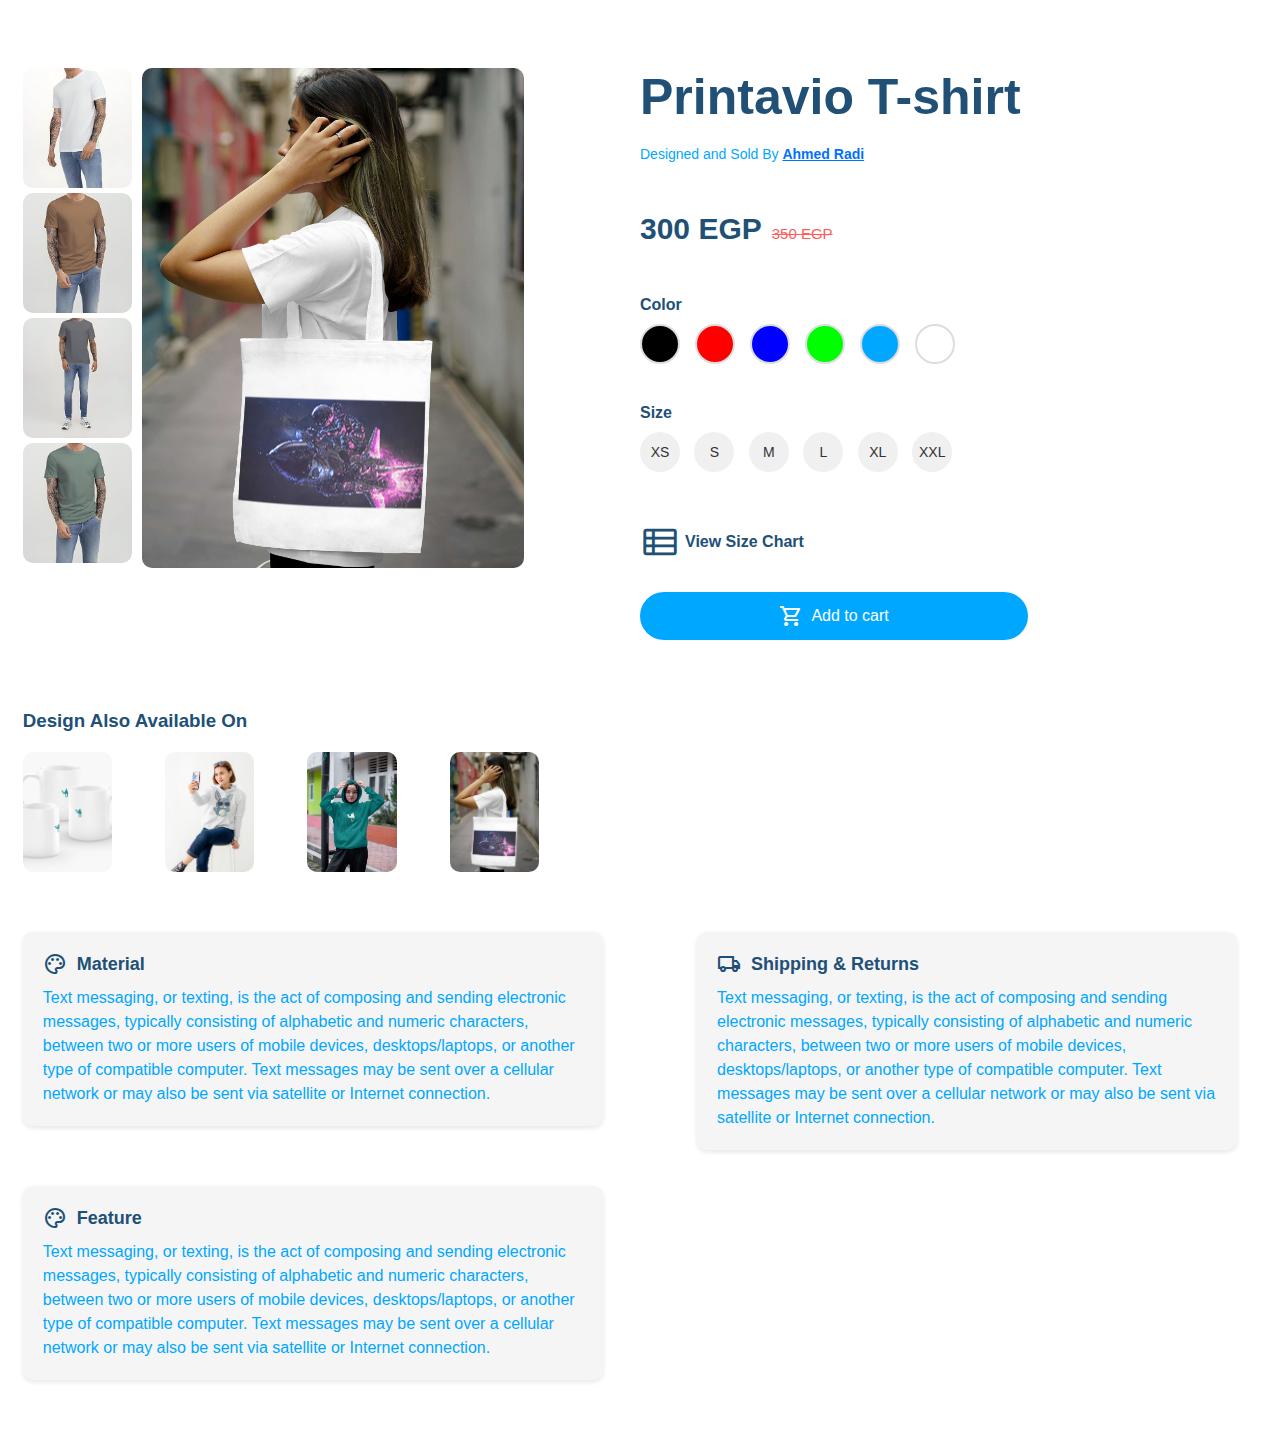
<file: Artist_page/index.html>
<!DOCTYPE html>
<html lang="en">
<head>
    <meta charset="UTF-8">
    <meta name="viewport" content="width=device-width, initial-scale=1.0">
    <title>Printavio | Preview</title>
    <link rel="stylesheet" href="https://fonts.googleapis.com/css2?family=Material+Symbols+Outlined:opsz,wght,FILL,GRAD@24,400,0,0">
    <link rel="stylesheet" href="style.css">
</head>
<body>
    <section>
        <main>
            <!-- Top container with left and right sides -->
            <div class="top-container">
                <div class="left-side">
                    <div class="product-imgs">
                        <div class="small-imgs-group">
                            <!-- Small images -->
                            <div class="small-img"><img src="images/shopping 2.1.jpg" alt=""></div>
                            <div class="small-img"><img src="images/shopping 2.2.jpg" alt=""></div>
                            <div class="small-img"><img src="images/shopping 2.4.jpg" alt=""></div>
                            <div class="small-img"><img src="images/shopping 2.5.jpg" alt=""></div>
                        </div>
                        <div class="main-img">
                            <img src="images/mediamodifier_image__18_590.png" alt="">
                        </div>
                    </div>
                </div>
                <div class="right-side">
                    <div class="details">
                        <div class="product-title">
                            <h2>Printavio T-shirt</h2>
                            <span>Designed and Sold By <a href="#">Ahmed Radi</a></span>
                        </div>
                        <div class="price">
                            <h3>300 EGP</h3>
                            <span>350 EGP</span>
                        </div>
                        <div class="color-container">
                            <h5>Color</h5>
                            <div class="colors">
                                <!-- Color buttons -->
                                <button class="chose-color"></button>
                                <button class="chose-color"></button>
                                <button class="chose-color"></button>
                                <button class="chose-color"></button>
                                <button class="chose-color"></button>
                                <button class="chose-color"></button>
                            </div>
                        </div>
                        <div class="size-container">
                            <h5>Size</h5>
                            <div class="size">
                                <!-- Size buttons -->
                                <button class="chose-size">XS</button>
                                <button class="chose-size">S</button>
                                <button class="chose-size">M</button>
                                <button class="chose-size">L</button>
                                <button class="chose-size">XL</button>
                                <button class="chose-size">XXL</button>
                            </div>
                        </div>
                        <div class="view-size">
                            <span class="material-symbols-outlined">view_list</span>
                            <a href="#">View Size Chart</a>
                        </div>
                        <div class="btn-cart">
                            <button><span class="material-symbols-outlined">shopping_cart</span>Add to cart</button>
                        </div>
                    </div>
                </div>
            </div>
            <!-- Container for other content below the images and details -->
            <div class="additional-content">

                
                    <div class="more-design">
                        <div class="title-designs">
                            <h3>Design Also Available On</h3>
                        </div>
                        <div class="designs">
                            
                            <div class="design-card">
                                <img src="images/mediamodifier_image(86).png" alt="">
                            </div>
                            <div class="design-card">
                                <img src="images/mediamodifier_image (13).png" alt="">
                            </div>
                            <div class="design-card">
                                <img src="images/mediamodifier_image__13_.png" alt="">
                            </div>
                            <div class="design-card">
                                <img src="images/mediamodifier_image__18_590.png" alt="">
                            </div>
                            <!-- <div class="design-card">
                                <img src="images/mediamodifier_image (13).png" alt="">
                            </div>
                            <div class="design-card">
                                <img src="images/mediamodifier_image__13_.png" alt="">
                            </div>
                        </div> -->
                    </div>
                </div>
                
                <div class="info-container">
                    <div class="left">
                        <div class="Materials">
                            <div class="Material-title">
                                <span class="material-symbols-outlined">
                                    palette
                                    </span>
                                <h3>Material</h3>
                            </div>
                            <div class="text">
                                <span>
                                    <p>
                                        Text messaging, or texting, is the act of composing and sending electronic messages, typically consisting of alphabetic and numeric characters, between two or more users of mobile devices, desktops/laptops, or another type of compatible computer. Text messages may be sent over a cellular network or may also be sent via satellite or Internet connection.
                                    </p>
                                </span>
                            </div>
    
                        </div>
                    
                    
                        <div class="Features">
                            <div class="Feature-title">
                                <span class="material-symbols-outlined">
                                    palette
                                    </span>
                                <h3>Feature</h3>
                            </div>
                            <div class="text">
                                <span>
                                    <p>
                                        Text messaging, or texting, is the act of composing and sending electronic messages, typically consisting of alphabetic and numeric characters, between two or more users of mobile devices, desktops/laptops, or another type of compatible computer. Text messages may be sent over a cellular network or may also be sent via satellite or Internet connection.
                                    </p>
                                </span>
                            </div>
    
                        </div>
                    </div>
                    
                
                <div class="right">
                    <div class="shipping-returns">
                        <div class="title">
                            <span class="material-symbols-outlined">
                                local_shipping
                            </span>
                            <h3>Shipping & Returns</h3>
                        </div>
                        <div class="text">
                            <p>
                                Text messaging, or texting, is the act of composing and sending electronic messages, typically consisting of alphabetic and numeric characters, between two or more users of mobile devices, desktops/laptops, or another type of compatible computer. Text messages may be sent over a cellular network or may also be sent via satellite or Internet connection.
                            </p>
                        </div>
                    </div>
                </div>
                </div>
                    
                
                
            
        </main>
    </section>
</body>
</html>
</file>
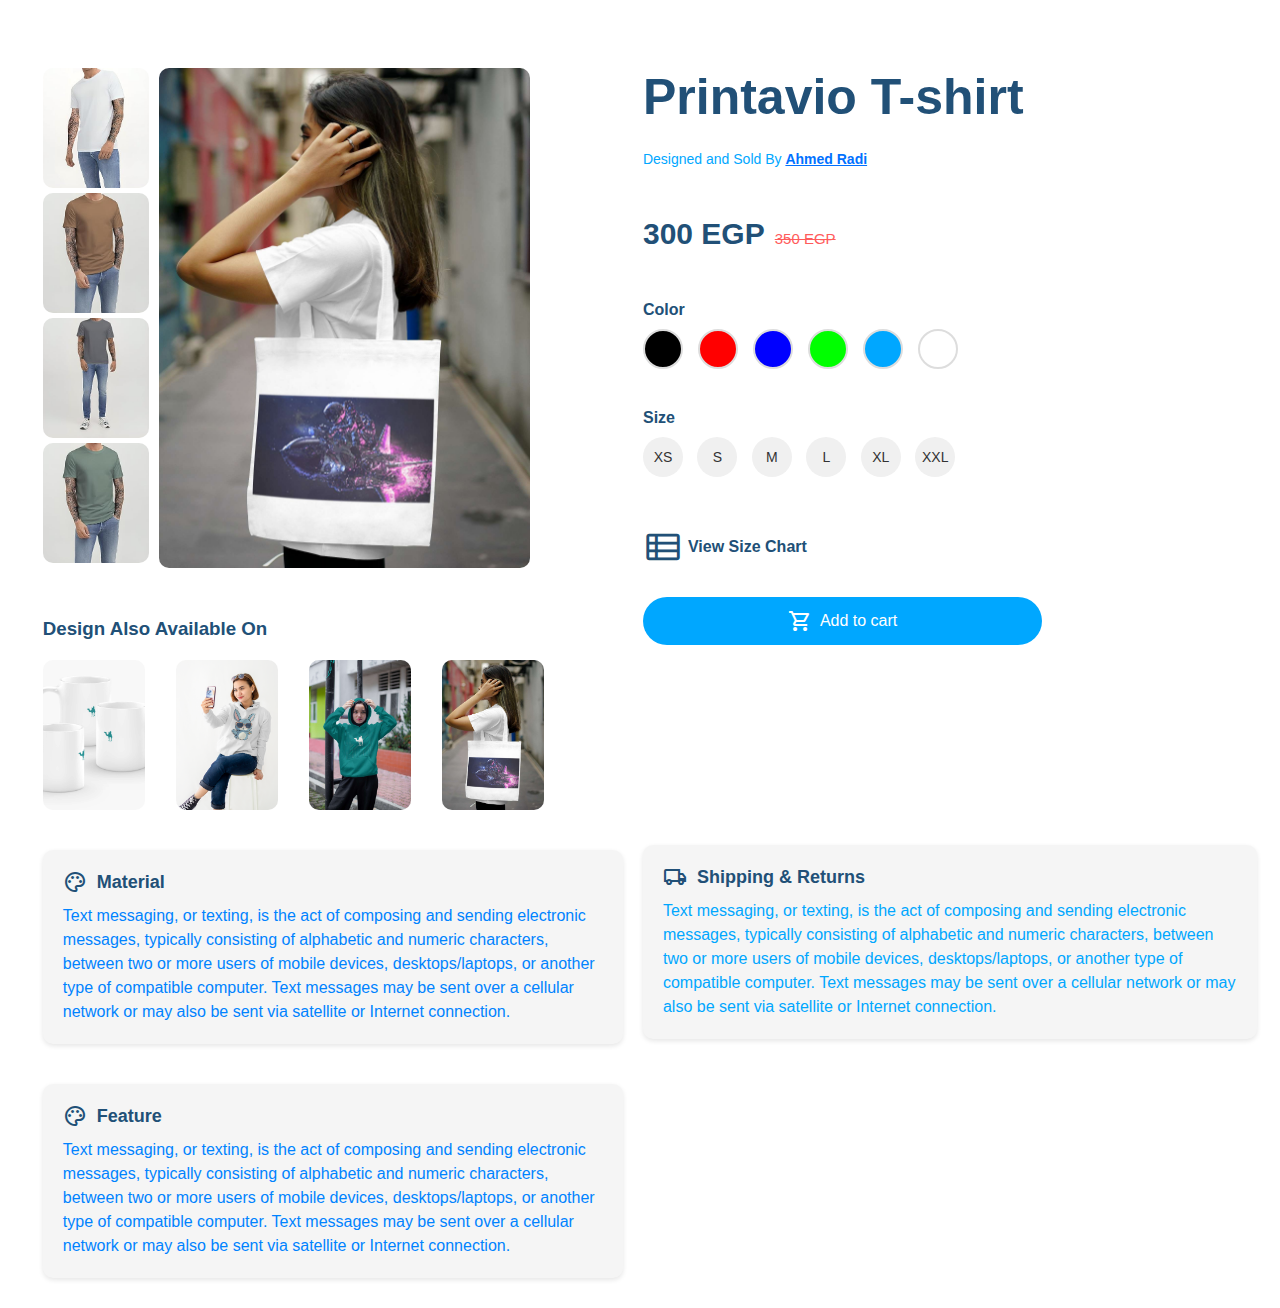
<file: preview page/index.html>
<!DOCTYPE html>
<html lang="en">
<head>
    <meta charset="UTF-8">
    <meta name="viewport" content="width=device-width, initial-scale=1.0">
    <title>Printavio | preview</title>
    <link rel="stylesheet" href="https://fonts.googleapis.com/css2?family=Material+Symbols+Outlined:opsz,wght,FILL,GRAD@24,400,0,0" />
    <link rel="stylesheet" href="style.css">
</head>
<body>
    <section>
        <main>
            <div class="product-details">
                <div class="left-side">
                    <!------------- Start  images  --------------------------->
                    <div class="product-imgs">
                        <div class="small-imgs-group">
                            <div class="small-img">
                                <img src="images/shopping 2.1.jpg" alt="">
                            </div>
                            <div class="small-img">
                                <img src="images/shopping 2.2.jpg" alt="">
                            </div>
                            <div class="small-img">
                                <img src="images/shopping 2.4.jpg" alt="">
                            </div>
                            <div class="small-img">
                                <img src="images/shopping 2.5.jpg" alt="">
                            </div>
                        </div>
                        <div class="main-img">
                            <img src="images/mediamodifier_image__18_590.png" alt="">
                        </div>
                    </div>
                    <!------------- Start  images  --------------------------->
                    <div class="more-design">
                        <div class="title-designs">
                            <h3>Design Also Available On</h3>
                        </div>
                        <div class="designs">
                            <div class="design-card">
                                <img src="images/mediamodifier_image(86).png" alt="">
                            </div>
                            <div class="design-card">
                                <img src="images/mediamodifier_image (13).png" alt="">
                            </div>
                            <div class="design-card">
                                <img src="images/mediamodifier_image__13_.png" alt="">
                            </div>
                            <div class="design-card">
                                <img src="images/mediamodifier_image__18_590.png" alt="">
                            </div>
                        </div>
                    </div>

                    <div class="Materials">
                        <div class="Material-title">
                            <span class="material-symbols-outlined">
                                palette
                                </span>
                            <h3>Material</h3>
                        </div>
                        <div class="text">
                            <span>
                                <p>
                                    Text messaging, or texting, is the act of composing and sending electronic messages, typically consisting of alphabetic and numeric characters, between two or more users of mobile devices, desktops/laptops, or another type of compatible computer. Text messages may be sent over a cellular network or may also be sent via satellite or Internet connection.
                                </p>
                            </span>
                        </div>

                    </div>


                    <div class="Features">
                        <div class="Feature-title">
                            <span class="material-symbols-outlined">
                                palette
                                </span>
                            <h3>Feature</h3>
                        </div>
                        <div class="text">
                            <span>
                                <p>
                                    Text messaging, or texting, is the act of composing and sending electronic messages, typically consisting of alphabetic and numeric characters, between two or more users of mobile devices, desktops/laptops, or another type of compatible computer. Text messages may be sent over a cellular network or may also be sent via satellite or Internet connection.
                                </p>
                            </span>
                        </div>

                    </div>

                </div>

                
                <div class="right-side">
                    <div class="details">
                        <div class="product-title">
                            <span>
                                <h2>
                                    Printavio T-shirt
                                </h2>
                            </span>
                            <span>Designed and Sold By <a href="#">Ahmed Radi</a></span>
                        </div>
                        
                        <div class="price">
                            <h3>300 EGP</h3>
                            <span>350 EGP</span>
                        </div>
                        
                        <div class="color-container">
                            <div class="title">
                                <h5>Color</h5>
                            </div>
                            <div class="colors">
                                <button class="chose-color"></button>
                                <button class="chose-color"></button>
                                <button class="chose-color"></button>
                                <button class="chose-color"></button>
                                <button class="chose-color"></button>
                                <button class="chose-color"></button>
                            </div>
                        </div>
                        
                        
                        <div class="size-container">
                            <div class="title">
                                <h5>Size</h5>
                            </div>
                            <div class="size">
                                <button class="chose-size">XS</button>
                                <button class="chose-size">S</button>
                                <button class="chose-size">M</button>
                                <button class="chose-size">L</button>
                                <button class="chose-size">XL</button>
                                <button class="chose-size">XXL</button>
                            </div>
                        </div>
                        
                        <div class="view-size">
                            <span class="material-symbols-outlined">
                                view_list
                            </span>
                            <a href="#">View Size Chart </a>
                        </div>
                        
                        <div class="btn-cart">
                            <button> 
                                <span class="material-symbols-outlined">
                                    shopping_cart
                                </span> 
                                Add to cart
                            </button>
                        </div>
                    </div>
                        
                    <div class="shipping-returns">
                        <div class="title">
                            <span class="material-symbols-outlined">
                                local_shipping
                            </span>
                            <h3>Shipping & Returns</h3>
                        </div>
                        <div class="text">
                            <p>
                                Text messaging, or texting, is the act of composing and sending electronic messages, typically consisting of alphabetic and numeric characters, between two or more users of mobile devices, desktops/laptops, or another type of compatible computer. Text messages may be sent over a cellular network or may also be sent via satellite or Internet connection.
                            </p>
                        </div>
                    </div>



                </div>


                <!---------------- hidden --------------->

                <div class="Materials-media" hidden>
                    <div class="Material-title">
                        <span class="material-symbols-outlined">
                            palette
                            </span>
                        <h3>Material</h3>
                    </div>
                    <div class="text">
                        <span>
                            <p>
                                Text messaging, or texting, is the act of composing and sending electronic messages, typically consisting of alphabetic and numeric characters, between two or more users of mobile devices, desktops/laptops, or another type of compatible computer. Text messages may be sent over a cellular network or may also be sent via satellite or Internet connection.
                            </p>
                        </span>
                    </div>

                </div>


                <div class="Features-media" hidden>
                    <div class="Feature-title">
                        <span class="material-symbols-outlined">
                            palette
                            </span>
                        <h3>Feature</h3>
                    </div>
                    <div class="text">
                        <span>
                            <p>
                                Text messaging, or texting, is the act of composing and sending electronic messages, typically consisting of alphabetic and numeric characters, between two or more users of mobile devices, desktops/laptops, or another type of compatible computer. Text messages may be sent over a cellular network or may also be sent via satellite or Internet connection.
                            </p>
                        </span>
                    </div>

                </div>

            </div>

            
                <!--------------------- hidden-------------------- -->
            </div>
        </main>
    </section>
</body>
</html>
</file>
<file: Artist_page/style.css>
* {
    margin: 0;
    padding: 0;
    box-sizing: border-box;
    font-family: sans-serif;
  }
  
  :root {
    --color1: #00a7ff;
    --color2: #215077;
    --color3: rgb(163, 206, 255) 0%;
    --color5: rgb(79, 156, 232);
  }
  
  body {
    overflow-x: hidden;
  }
  main {
    margin-top: 68px;
    width: 100%;
  }
  
  section {
    padding: 0px 10px 30px 10px;
    margin: 0 1%;
    display: flex;
    /* flex-direction: column;
    align-items: center;
    justify-content: center; */
  }
  
.top-container {
    display: flex;
    justify-content: space-between;
    width: 100%;
}

.left-side, .right-side {
    flex: 1; /* Each side takes half of the container */
}

.additional-content {
    width: 100%; /* Full width for the lower content */
    margin-top: 20px; /* Space from the top content */
}
.left-side {
    display: flex;
    width: 47%; /* Adjust width as needed */
    flex-direction: column;

}
/*  ----------- Start images style */
.product-imgs {
    display: flex;
    flex-direction: row; /* Changed to row for side-by-side layout */
    width: 100%;
    align-items: start;
    margin-bottom: 30px;
}

.main-img {
    width: 80%; /* Larger area for main image */
    flex-shrink: 0; /* Prevents resizing on flex container changes */
    height: 500px;
}
.main-img, .small-img {
    position: relative;
    overflow: hidden;
}
.main-img img {
    width: 80%;
    height: 100%;
    object-fit: cover; /* Ensures the image covers the div without distorting */
    border-radius: 10px;
}

.small-imgs-group {
    display: flex;
    flex-direction: column; /* Stack small images vertically */
    justify-content: space-around;
    width: 20%; /* Smaller area for small images */
    margin-right: 10px; /* Space between small images and main image */
}

.small-img {
    width: 100%; /* Full width of the container */
    height: 120px; /* Fixed height for all small images */
    margin-bottom: 5px; /* Space between small images */
}

.small-img img {
    width: 100%;
    height: 100%;
    object-fit: cover; 
    border: none;
    border-radius: 10px;
}

/*  ----------- End images style */

/* ------  Start More Design style ---------- */

.more-design {
    width: 50%; /* Full width to match the product-imgs section */
    padding-top: 20px; /* Space between product images and this section */
}

.title-designs {
    text-align: left; /* Align the title to the left */
    margin-bottom: 20px; /* Space between title and cards */
    color: var(--color2);
    
}

.designs {
    display: flex;
    justify-content: flex-start; /* Align design cards to the start */
    gap: 5px; /* Space between each card */
}

.design-card {
    width: calc(25% - 17px); /* Four items per row, adjusting for gap */
    height: 120px; /* Fixed height for uniformity */
    position: relative; /* For positioning images correctly */
    overflow: hidden; /* Hide overflow */
}

.design-card img {
    width: 65%;
    height: 100%;
    object-fit: cover; /* Cover the area without distorting */
    border-radius: 10px; /* Optional: adds rounded corners */
    
}

/* ------  End  More Design style ---------- */


.info-container{
    display: flex;
    justify-content: space-between;
    width: 100%;
}

/* ----------- Start  Material style */

.Materials {
    margin-top: 40px;
    padding: 20px;
    background-color: #f5f5f5; /* Light grey background */
    border-radius: 10px; /* Rounded corners */
    box-shadow: 0 2px 5px rgba(0,0,0,0.1); /* Subtle shadow for depth */
}

.Material-title {
    display: flex;
    align-items: center;
    gap: 10px; /* Space between icon and title */
}
.Material-title span{
    color: var(--color2);
}

.material-symbols-outlined {
    font-size: 24px; /* Larger icon for visibility */
    color: var(--color1); /* Primary color for the icon */
}

.Material-title h3 {
    margin: 0;
    font-size: 18px; /* Appropriate size for the section title */
    color: var(--color2); /* Dark color for contrast */
}

/* ----------- End  Material style */

/* ------------ Start Features style */

.Features {
    margin-top: 40px;
    padding: 20px;
    background-color: #f5f5f5; /* Light grey background */
    border-radius: 10px; /* Rounded corners */
    box-shadow: 0 2px 5px rgba(0,0,0,0.1); /* Subtle shadow for depth */
}

.Feature-title {
    display: flex;
    align-items: center;
    gap: 10px; /* Space between icon and title */
}
.Feature-title span{
    color: var(--color2);
}
.material-symbols-outlined {
    font-size: 24px; /* Larger icon for visibility */
    color: var(--color1); /* Primary color for the icon */
}
/* ------------ Start Features style */

/* ----------------- Start right side style ----------- */


.right-side {
    width: 53%; /* Adjust according to layout */
    padding: 0 20px;
    display: flex;
    flex-direction: column;
}
.product-title{
    margin-bottom: 50px;
}
.product-title h2 {
    font-size: 50px; /* Large, prominent title */
    font-weight: bold;
    color: var(--color2); /* Dark color for the title */
    margin-bottom: 20px; /* Space below the title */
}

.product-title span {
    font-size: 14px;
    color: var(--color1); /* Subtle color for additional text */
    display: block; /* Makes it a block-level element */
    margin-bottom: 25px;
}
.product-title span a{
    color: #0071ff;
    font-size: 14px;
    font-weight: bold;
}

.price {
    display: flex;
    align-items: baseline; /* Align the baseline of the text */
    gap: 10px; /* Space between current and old price */
    margin-top: 15px; /* Space above the price section */
    margin-bottom: 50px;
}

.price h3 {
    font-size: 30px;
    color: var(--color2); /* Eye-catching color for the price */
    font-weight: bold;
}

.price span {
    font-size: 15px;
    color: rgb(255, 92, 92); /* Greyed out color for the old price */
    text-decoration: line-through; /* Strike through for old price */
}

/* --------- Start color  */

.color-container {
    margin-top: 15px;
    margin-bottom: 40px;
}

.color-container h5 {
    font-size: 16px;
    margin-bottom: 10px; /* Space between title and buttons */
    color: var(--color2); /* Consistent color for subheaders */
}

.colors {
    display: flex;
    align-items: center;
}

.chose-color {
    width: 40px; /* Fixed width for circular shape */
    height: 40px; /* Fixed height for circular shape */
    padding: 0; /* No padding needed */
    margin-right: 15px; /* Space between buttons */
    background-color: #f0f0f0; /* Default neutral background, will be overridden */
    border: 2px solid #ddd; /* Slight border for button */
    border-radius: 50%; /* Makes the button circular */
    cursor: pointer; /* Cursor indicates button */
    transition: transform 0.3s; /* Smooth transition for hover effect */
}

/* Example background colors for the buttons */
.chose-color:nth-child(1) { background-color: #000000; } /* Black */
.chose-color:nth-child(2) { background-color: #FF0000; } /* Red */
.chose-color:nth-child(3) { background-color: #0000FF; } /* Blue */
.chose-color:nth-child(4) { background-color: #00FF00; } /* Green */
.chose-color:nth-child(5) { background-color: #00a7ff; } /* Yellow */
.chose-color:nth-child(6) { background-color: #FFFFFF; } /* White */

.chose-color:hover {
    transform: scale(1.1); /* Enlarges button on hover */
    border-color: var(--color1); /* Highlight color on hover */
}



/* --------- End color  */

/* --------- Start Size --------- */
.size-container {
    margin-top: 15px;
    margin-bottom: 50px;
}
.size-container h5 {
    font-size: 16px;
    margin-bottom: 10px; /* Space between title and buttons */
    color: var(--color2); /* Consistent color for subheaders */
    margin-bottom: 10px;
}

.chose-size {
    width: 40px;  /* Equal width and height for a perfect circle */
    height: 40px; /* Adjust size as needed for your design */
    padding: 0;   /* Padding set to 0 for text alignment */
    line-height: 40px; /* Aligns text vertically in the center */
    margin-right: 10px; /* Space between buttons */
    background-color: #f0f0f0; /* Neutral background for the button */
    border: none;
    border-radius: 50%; /* Rounded corners for circular buttons */
    cursor: pointer; /* Cursor indicates button */
    font-size: 14px; /* Adjust font size if needed */
    color: #333; /* Dark color for text on buttons */
    text-align: center; /* Ensures text is centered horizontally */
}

.chose-size:hover {
    background-color: var(--color5); /* Change on hover */
    color: #fff; /* White text on hover */
}


/* --------- End Size --------- */

.view-size {
    display: flex;
    align-items: center;
    gap: 5px; /* Space between icon and text */

    color: var(--color2); /* Consistent with your color theme */

    margin-bottom: 30px;
}
.view-size a{
    text-decoration: none;
    font-weight: bold;
    font-size: 16px;
}

.view-size .material-symbols-outlined {
    font-size: 40px; /* Slightly larger icon for visibility */
    color: var(--color2);
}

.view-size a {
    color: var(--color2); /* Ensures the link matches the text color */
    font-weight: bold; /* Makes the text bold */
}

.btn-cart button {
    display: flex;
    align-items: center;
    justify-content: center;
    width: 65%;
    gap: 8px; /* Space between icon and text */
    padding: 12px 24px; /* Adequate padding for a button */
    background-color: var(--color1); /* Primary button color */
    color: white; /* Text color */
    border: none;
    border-radius: 25px; /* Rounded corners for the button */
    font-size: 16px; /* Font size for the button text */
    cursor: pointer; /* Indicates the button is clickable */
    transition: background-color 0.3s ease; /* Smooth transition for hover effect */
    margin-bottom: 30px;
}
.btn-cart span{
    color: white;
}

.btn-cart button:hover {
    background-color: var(--color5); /* Darker shade on hover */
}

.material-symbols-outlined {
    font-size: 24px; /* Consistent icon size */
}


/*  ------------ Start shipping and returns */

.shipping-returns {

    margin-top: 20px;
    padding: 20px;
    background-color: #f5f5f5; /* Light grey background */
    border-radius: 10px; /* Rounded corners */
    box-shadow: 0 2px 5px rgba(0,0,0,0.1); /* Subtle shadow for depth */
}

.shipping-returns .title {
    display: flex;
    align-items: center;
    gap: 10px; /* Space between icon and title */
}

.shipping-returns .material-symbols-outlined {
    font-size: 24px; /* Larger icon for visibility */
    color: var(--color2); /* Primary color for the icon */
}


/*  ------------ End shipping and returns */


.info-container {
    display: flex;
    justify-content: space-between;
    margin-top: 20px; /* Space from product images */
}

.left, .right {
    width: 47%; /* Match width of left-side for symmetry */
    display: flex;
    flex-direction: column;
}

.Materials, .Features {
    background-color: #f5f5f5; /* Light grey background */
    padding: 20px;
    border-radius: 10px; /* Rounded corners */
    margin-bottom: 20px; /* Space between sections */
    box-shadow: 0 2px 5px rgba(0,0,0,0.1); /* Subtle shadow for depth */
}

.Material-title, .Feature-title {
    display: flex;
    align-items: center;
    gap: 10px; /* Space between icon and title */
}

.Material-title h3, .Feature-title h3 {
    font-size: 18px; /* Appropriate size for the section title */
    color: var(--color2); /* Dark color for contrast */
    margin: 0; /* Remove default margin */
}

.material-symbols-outlined {
    font-size: 24px; /* Larger icon for visibility */
    color: var(--color1); /* Primary color for the icon */
}

.text p {
    color: var(--color1); 
    font-size: 16px; /* Adequate size for body text */
    line-height: 1.5; /* Line height for better readability */
    margin-top: 10px; /* Space above text */
}

.right {
    padding: 20px;
    border-radius: 10px; /* Rounded corners */
}

.shipping-returns .title {
    display: flex;
    align-items: center;
    gap: 10px; /* Space between icon and title */
}

.shipping-returns h3 {
    font-size: 18px; /* Appropriate size for the section title */
    color: var(--color2); /* Dark color for contrast */
    margin: 0; /* Remove default margin */
}


/* -----------------  End side style ----------- */


/* Base styles go above this line */

/* Base styles and variable declarations are kept as previously defined */

@media (max-width: 768px) {
    .top-container, .info-container {
        flex-direction: column;
        align-items: center;
    }

    .left-side, .right-side, .left, .right {
        width: 100%; /* Full width on smaller screens */
    }

    .product-imgs {
        flex-direction: column;
    }

    .main-img {
        width: 100%; /* Full width of the main image */
        height: inherit;
    }
    .main-img img{
        width: 100%;
    }

    .small-imgs-group {
        flex-direction: row; /* Horizontal scroll for small images */
        overflow-x: auto;
        width: 100%;
        margin-top: 10px;
        order: 2;
    }

    .small-img {
        width: 25%; /* Adjust size to show multiple small images in a row */
        margin-right: 10px; /* Space between small images */
    }

    .details, .more-design, .Materials, .Features, .shipping-returns {
        width: 100%; /* Full width for detail sections */
        padding: 15px; /* Reduced padding */
        margin-top: 20px; /* Consistent margin for separation */
    }

    .design-card {
        display: flex;
        width: 50%; 
    }
    .product-title h2{
        font-size: 35px ;
    }
    .price h3, .price span {
        text-align: center;
    }

    .colors, .size {
        flex-wrap: wrap; /* Wrap size and color options */
    }

    .chose-color, .chose-size {
        margin-right: 5px; /* Reduce margin */
        margin-bottom: 5px; /* Add bottom margin for wrap */
    }
    .chose-size{
        font-size: 10px;
        width: 13%;
    }

    .btn-cart button {
        width: 100%; /* Button takes full width */
        margin-top: 20px;
    }

    .view-size, .price, .color-container, .size-container {
        align-items: center; /* Center alignment for better mobile layout */
    }
    
    .view-size a, .price span {
        text-align: center; /* Centered text within elements */
    }
    
    .colors, .size {
        justify-content: center; /* Center color and size options */
    }
    
}
</file>
<file: preview page/style.css>
* {
    margin: 0;
    padding: 0;
    box-sizing: border-box;
    font-family: sans-serif;
  }
  
  :root {
    --color1: #00a7ff;
    --color2: #215077;
    --color3: rgb(163, 206, 255) 0%;
    --color5: rgb(79, 156, 232);
  }
  
  body {
    overflow-x: hidden;
  }
  main {
    margin-top: 68px;
    width: 100%;
  }
  
  section {
    padding: 0px 10px 30px 10px;
    margin: 0 1%;
    display: flex;
    /* flex-direction: column;
    align-items: center;
    justify-content: center; */
  }
  .product-details {
    display: flex;
    justify-content: space-between;
    align-items: flex-start; /* Align items at the top */
    width: 100%; /* Full width of the parent element */
    margin: 0 20px;
}

.left-side {
    display: flex;
    width: 47%; /* Adjust width as needed */
    flex-direction: column;

}
/*  ----------- Start images style */
.product-imgs {
    display: flex;
    flex-direction: row; /* Changed to row for side-by-side layout */
    width: 100%;
    align-items: start;
    margin-bottom: 30px;
}

.main-img {
    width: 80%; /* Larger area for main image */
    flex-shrink: 0; /* Prevents resizing on flex container changes */
    height: 500px;
}
.main-img, .small-img {
    position: relative;
    overflow: hidden;
}
.main-img img {
    width: 80%;
    height: 100%;
    object-fit: cover; /* Ensures the image covers the div without distorting */
    border-radius: 10px;
}

.small-imgs-group {
    display: flex;
    flex-direction: column; /* Stack small images vertically */
    justify-content: space-around;
    width: 20%; /* Smaller area for small images */
    margin-right: 10px; /* Space between small images and main image */
}

.small-img {
    width: 100%; /* Full width of the container */
    height: 120px; /* Fixed height for all small images */
    margin-bottom: 5px; /* Space between small images */
}

.small-img img {
    width: 100%;
    height: 100%;
    object-fit: cover; 
    border: none;
    border-radius: 10px;
}

/*  ----------- End images style */

/* ------  Start More Design style ---------- */

.more-design {
    width: 100%; /* Full width to match the product-imgs section */
    padding-top: 20px; /* Space between product images and this section */
}

.title-designs {
    text-align: left; /* Align the title to the left */
    margin-bottom: 20px; /* Space between title and cards */
    color: var(--color2);
    
}

.designs {
    display: flex;
    justify-content: flex-start; /* Align design cards to the start */
    gap: 5px; /* Space between each card */
}

.design-card {
    width: calc(25% - 17px); /* Four items per row, adjusting for gap */
    height: 150px; /* Fixed height for uniformity */
    position: relative; /* For positioning images correctly */
    overflow: hidden; /* Hide overflow */
}

.design-card img {
    width: 80%;
    height: 100%;
    object-fit: cover; /* Cover the area without distorting */
    border-radius: 10px; /* Optional: adds rounded corners */
    
}

/* ------  End  More Design style ---------- */

/* ----------- Start  Material style */

.Materials {
    margin-top: 40px;
    padding: 20px;
    background-color: #f5f5f5; /* Light grey background */
    border-radius: 10px; /* Rounded corners */
    box-shadow: 0 2px 5px rgba(0,0,0,0.1); /* Subtle shadow for depth */
}

.Material-title {
    display: flex;
    align-items: center;
    gap: 10px; /* Space between icon and title */
}
.Material-title span{
    color: var(--color2);
}

.material-symbols-outlined {
    font-size: 24px; /* Larger icon for visibility */
    color: var(--color1); /* Primary color for the icon */
}

.Material-title h3 {
    margin: 0;
    font-size: 18px; /* Appropriate size for the section title */
    color: var(--color2); /* Dark color for contrast */
}

.text {
    margin-top: 10px;
}

.text p {
    margin: 0;
    color: #0083ff; /* Dark grey text for readability */
    font-size: 16px; /* Adequate size for body text */
    line-height: 1.5; /* Line height for better readability */
}


/* ----------- End  Material style */

/* ------------ Start Features style */

.Features {
    margin-top: 40px;
    padding: 20px;
    background-color: #f5f5f5; /* Light grey background */
    border-radius: 10px; /* Rounded corners */
    box-shadow: 0 2px 5px rgba(0,0,0,0.1); /* Subtle shadow for depth */
}

.Feature-title {
    display: flex;
    align-items: center;
    gap: 10px; /* Space between icon and title */
}
.Feature-title span{
    color: var(--color2);
}
.material-symbols-outlined {
    font-size: 24px; /* Larger icon for visibility */
    color: var(--color1); /* Primary color for the icon */
}

.Feature-title h3 {
    margin: 0;
    font-size: 18px; /* Appropriate size for the section title */
    color: var(--color2); /* Dark color for contrast */
}

.text {
    margin-top: 10px;
}

.text p {
    margin: 0;
    color: #0083ff; /* Dark grey text for readability */
    font-size: 16px; /* Adequate size for body text */
    line-height: 1.5; /* Line height for better readability */
}



/* ------------ Start Features style */

/* ----------------- Start right side style ----------- */


.right-side {
    width: 53%; /* Adjust according to layout */
    padding: 0 20px;
    display: flex;
    flex-direction: column;
}
.product-title{
    margin-bottom: 50px;
}
.product-title h2 {
    font-size: 50px; /* Large, prominent title */
    font-weight: bold;
    color: var(--color2); /* Dark color for the title */
    margin-bottom: 20px; /* Space below the title */
}

.product-title span {
    font-size: 14px;
    color: var(--color1); /* Subtle color for additional text */
    display: block; /* Makes it a block-level element */
    margin-bottom: 25px;
}
.product-title span a{
    color: #0071ff;
    font-size: 14px;
    font-weight: bold;
}

.price {
    display: flex;
    align-items: baseline; /* Align the baseline of the text */
    gap: 10px; /* Space between current and old price */
    margin-top: 15px; /* Space above the price section */
    margin-bottom: 50px;
}

.price h3 {
    font-size: 30px;
    color: var(--color2); /* Eye-catching color for the price */
    font-weight: bold;
}

.price span {
    font-size: 15px;
    color: rgb(255, 92, 92); /* Greyed out color for the old price */
    text-decoration: line-through; /* Strike through for old price */
}

/* --------- Start color  */

.color-container {
    margin-top: 15px;
    margin-bottom: 40px;
}

.color-container h5 {
    font-size: 16px;
    margin-bottom: 10px; /* Space between title and buttons */
    color: var(--color2); /* Consistent color for subheaders */
}

.colors {
    display: flex;
    align-items: center;
}

.chose-color {
    width: 40px; /* Fixed width for circular shape */
    height: 40px; /* Fixed height for circular shape */
    padding: 0; /* No padding needed */
    margin-right: 15px; /* Space between buttons */
    background-color: #f0f0f0; /* Default neutral background, will be overridden */
    border: 2px solid #ddd; /* Slight border for button */
    border-radius: 50%; /* Makes the button circular */
    cursor: pointer; /* Cursor indicates button */
    transition: transform 0.3s; /* Smooth transition for hover effect */
}

/* Example background colors for the buttons */
.chose-color:nth-child(1) { background-color: #000000; } /* Black */
.chose-color:nth-child(2) { background-color: #FF0000; } /* Red */
.chose-color:nth-child(3) { background-color: #0000FF; } /* Blue */
.chose-color:nth-child(4) { background-color: #00FF00; } /* Green */
.chose-color:nth-child(5) { background-color: #00a7ff; } /* Yellow */
.chose-color:nth-child(6) { background-color: #FFFFFF; } /* White */

.chose-color:hover {
    transform: scale(1.1); /* Enlarges button on hover */
    border-color: var(--color1); /* Highlight color on hover */
}



/* --------- End color  */

/* --------- Start Size --------- */
.size-container {
    margin-top: 15px;
    margin-bottom: 50px;
}
.size-container h5 {
    font-size: 16px;
    margin-bottom: 10px; /* Space between title and buttons */
    color: var(--color2); /* Consistent color for subheaders */
    margin-bottom: 10px;
}

.chose-size {
    width: 40px;  /* Equal width and height for a perfect circle */
    height: 40px; /* Adjust size as needed for your design */
    padding: 0;   /* Padding set to 0 for text alignment */
    line-height: 40px; /* Aligns text vertically in the center */
    margin-right: 10px; /* Space between buttons */
    background-color: #f0f0f0; /* Neutral background for the button */
    border: none;
    border-radius: 50%; /* Rounded corners for circular buttons */
    cursor: pointer; /* Cursor indicates button */
    font-size: 14px; /* Adjust font size if needed */
    color: #333; /* Dark color for text on buttons */
    text-align: center; /* Ensures text is centered horizontally */
}

.chose-size:hover {
    background-color: var(--color5); /* Change on hover */
    color: #fff; /* White text on hover */
}


/* --------- End Size --------- */

.view-size {
    display: flex;
    align-items: center;
    gap: 5px; /* Space between icon and text */

    color: var(--color2); /* Consistent with your color theme */

    margin-bottom: 30px;
}
.view-size a{
    text-decoration: none;
    font-weight: bold;
    font-size: 16px;
}

.view-size .material-symbols-outlined {
    font-size: 40px; /* Slightly larger icon for visibility */
    color: var(--color2);
}

.view-size a {
    color: var(--color2); /* Ensures the link matches the text color */
    font-weight: bold; /* Makes the text bold */
}

.btn-cart button {
    display: flex;
    align-items: center;
    justify-content: center;
    width: 65%;
    gap: 8px; /* Space between icon and text */
    padding: 12px 24px; /* Adequate padding for a button */
    background-color: var(--color1); /* Primary button color */
    color: white; /* Text color */
    border: none;
    border-radius: 25px; /* Rounded corners for the button */
    font-size: 16px; /* Font size for the button text */
    cursor: pointer; /* Indicates the button is clickable */
    transition: background-color 0.3s ease; /* Smooth transition for hover effect */
    margin-bottom: 180px;
}
.btn-cart span{
    color: white;
}

.btn-cart button:hover {
    background-color: var(--color5); /* Darker shade on hover */
}

.material-symbols-outlined {
    font-size: 24px; /* Consistent icon size */
}


/*  ------------ Start shipping and returns */

.shipping-returns {
    margin-top: 20px;
    padding: 20px;
    background-color: #f5f5f5; /* Light grey background */
    border-radius: 10px; /* Rounded corners */
    box-shadow: 0 2px 5px rgba(0,0,0,0.1); /* Subtle shadow for depth */
}

.shipping-returns .title {
    display: flex;
    align-items: center;
    gap: 10px; /* Space between icon and title */
}

.shipping-returns .material-symbols-outlined {
    font-size: 24px; /* Larger icon for visibility */
    color: var(--color2); /* Primary color for the icon */
}

.shipping-returns h3 {
    margin: 0;
    font-size: 18px; /* Appropriate size for the section title */
    color: var(--color2); /* Dark color for contrast */
}

.shipping-returns .text {
    margin-top: 10px;
}

.shipping-returns .text p {
    margin: 0;
    color: var(--color1); /* Dark grey text for readability */
    font-size: 16px; /* Adequate size for body text */
    line-height: 1.5; /* Line height for better readability */
}



/*  ------------ End shipping and returns */

/* -----------------  End side style ----------- */


/* Base styles go above this line */

/* Media Queries for devices with a max-width of 600px */
@media (max-width: 600px) {
    section{
        padding: 0 28px 0 0 ;
    }
    .product-details {
        flex-direction: column;
        align-items: center;
    }

    .left-side, .right-side {
        width: 100%;
        padding: 0 15px;
    }

    .product-imgs {
        flex-direction: column;
    }

    .main-img {
        width: 100%;
        height: auto; /* Adjust height automatically based on the aspect ratio */
    }

    .main-img img {
        width: 100%;
        object-fit: contain; /* Change to contain to ensure the image fits well */
    }

    .small-imgs-group {
        flex-direction: row;
        overflow-x: scroll;
        margin-top: 20px;
        width: 100%;
        order: 1;
    }

    .small-img {
        width: 22%; /* Adjust small image size in relation to the screen */
        height: 100px; /* Fixed height for uniformity */
    }

    .small-img img {
        height: 100%;
    }
    .details{
        order: 3;
        width: 100%;
        margin-top: 50px;
    }
    .shipping-returns{
        order: 4;
        width: 100%;
    }
    .design-card {
        width: 50%; /* Two items per row on smaller screens */
    }
.product-title span h2{
    font-size: 40px ;
}
    .btn-cart button {
        width: 100%; /* Full width button */
        padding: 12px;
    }

    .price h3, .price span {
        text-align: center;
    }

    .colors, .size {
        flex-wrap: wrap; /* Wrap size and color options */
    }

    .chose-color, .chose-size {
        margin-right: 5px; /* Reduce margin */
        margin-bottom: 5px; /* Add bottom margin for wrap */
    }

.shipping-returns-media{
    order: 7;
    margin-bottom: 30px;
    margin-top: 30px;
    margin-left: 20px;
}
.Materials-media{
    display: block;
}
.Features-media {
    display: block;
}

.Materials{
    display: none;
}
.Features {
    display: none;
}


.Materials-media {
    margin-top: 40px;
    padding: 20px;
    background-color: #f5f5f5; /* Light grey background */
    border-radius: 10px; /* Rounded corners */
    box-shadow: 0 2px 5px rgba(0,0,0,0.1); /* Subtle shadow for depth */
    order: 5;
}
.Features-media {
    margin-top: 40px;
    padding: 20px;
    background-color: #f5f5f5; /* Light grey background */
    border-radius: 10px; /* Rounded corners */
    box-shadow: 0 2px 5px rgba(0,0,0,0.1); /* Subtle shadow for depth */
    order: 6;
    margin-bottom: 50px;
}
.Features-media .text p,
.Materials-media .text p{
    color: var(--color1);
}

.shipping-returns .title{
    display: flex;
    gap: 10px;
    color: var(--color1);
}
.shipping-returns .text P{
    color: var(--color1);
}
.shipping-returns-media span{
    color: var(--color2);
}
.more-design-media{
    order: 4;
}
.btn-cart button{
    margin-bottom: 50px !important;
}
}
</file>
